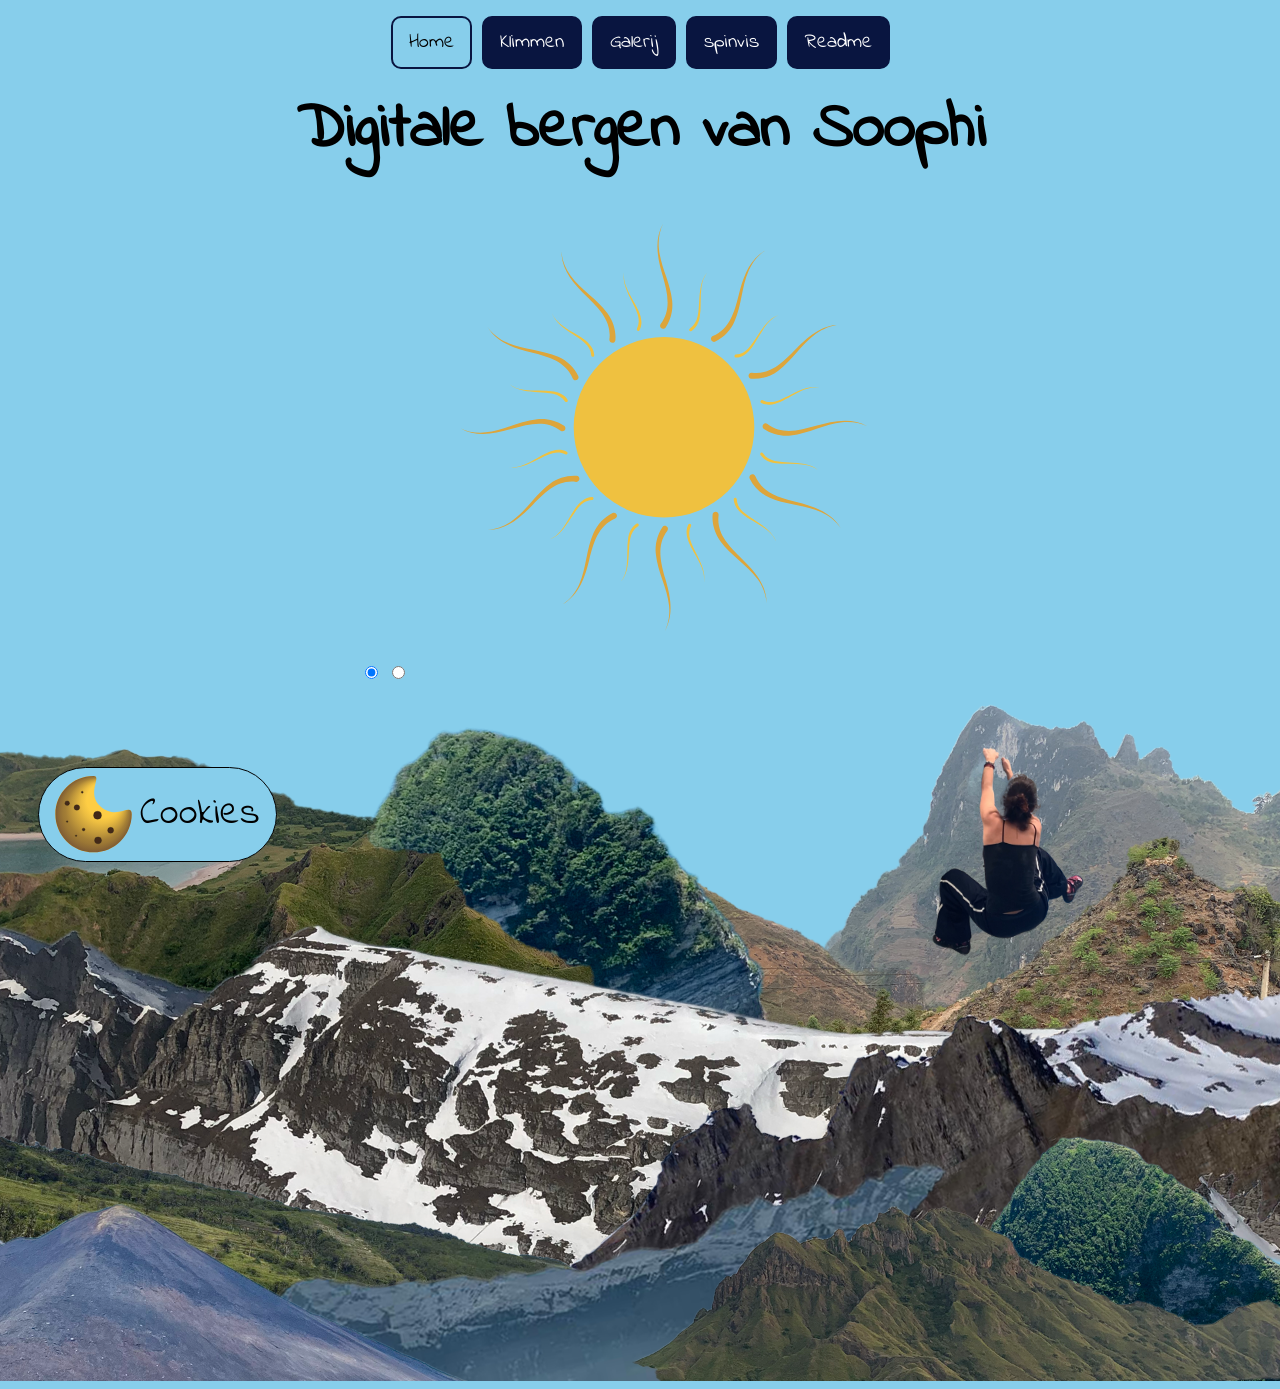
<file: index.html>
<!doctype html>
<html lang="nl">
  <head>
    <meta charset="UTF-8" />
    <meta name="viewport" content="width=device-width, initial-scale=1.0" />
    <meta name="author" content="[jouw naam]" />
    <meta name="color-scheme" content="dark light" />

    <title>Digitale bergen van Soophi</title>
    <link rel="stylesheet" href="./assets/style/normal.css" />
  </head>

  <body>
    <header>
      <nav>
        <ul>
          <li><a href="/" aria-current="page">Home</a></li>
          <li><a href="klimmen.html">Klimmen</a></li>
          <li><a href="foto.html">Galerij</a></li>
          <li><a href="spinvis.html">spinvis</a></li>
          <li><a href="https://github.com/sophiagranjanaber-sys/Soophie/blob/main/Readme/README.md">Readme</a></li>
        </ul>
      </nav>

      <h1>Digitale bergen van Soophi</h1>
        
      <form>
          <input type="radio" name="theme" id="light-mode" checked />
          <input type="radio" name="theme" id="dark-mode" />
          <label for="dark-mode">
            <img class="zon" src="homepage/zonnetje.svg" alt="Schakel naar donkere modus" />
          </label>
          <label for="light-mode">
            <img class="maan" src="homepage/maan.svg" alt="Schakel naar lichte modus" />
          </label>
      </form>
    </header>

    <main>
      <img src="homepage/collagebergenkopie.png" alt=""/>

      <a href="klimmen.html">
        <img src="homepage/boulderen.png" alt="klim foto's, filmpjes en beschrijvingen" />
      </a>

      <button class="cookie-trigger" aria-label="Open cookie-instellingen">
        <img src="homepage/cookies.svg" alt="" aria-hidden="true">
        <span>Cookies</span>
      </button>

      <dialog>
        <form method="dialog">

          <div>
            <img src="homepage/cookies.svg" alt="" class="dialog-cookie-icon" aria-hidden="true">
            <h2>cookies?</h2>
          </div>
          
          <p>GitHub en deze website gebruiken functionele cookies om de site te laten werken, 
            en niet-essentiële cookies voor statistieken en het verbeteren van de ervaring.
            Voor meer informatie kunt u 
            de <a href="https://docs.github.com/en/site-policy/privacy-policies/github-general-privacy-statement">algemene privacyverklaring</a> lezen. 
            Kies of je akkoord gaat met niet-essentiële cookies.
          </p>

          <div>
            <button type="submit" value="afwijzen">afwijzen</button>
            <button type="submit" value="accepteren">accepteren</button>
          </div>

        </form>
      </dialog>
    </main>

    <script src="script.js"></script>

  </body>
</html>
</file>
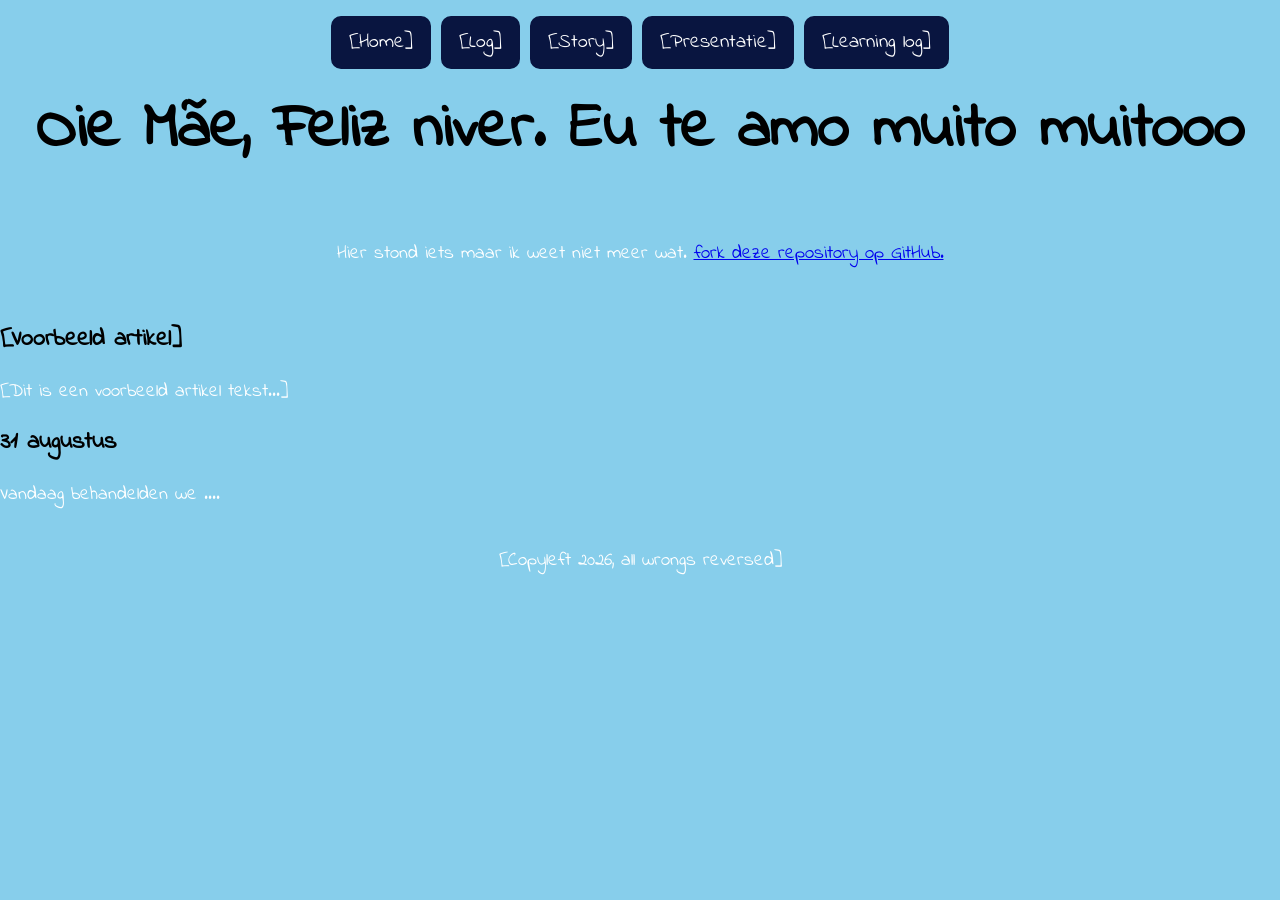
<file: Bergen.html>
<!doctype html>
<html lang="en">
  <head>
    <meta charset="UTF-8" />
    <meta name="viewport" content="width=device-width, initial-scale=1.0" />
    <meta name="author" content="[jouw naam]" />
    <meta name="color-scheme" content="dark light" />

    <title>by Soophi</title>
    <link rel="stylesheet" href="./assets/style/normal.css" />

    <!-- Importeer het webring component, voeg jouw eigen domein toe in data-page -->
    <script
      data-page="[https://voorbeeld.nl]"
      src="https://digitaaltuintje.nl/webring.js"
      defer
    ></script>
  </head>
  <body>
    <header>
      <h1>Oie Mãe, Feliz niver. Eu te amo muito muitooo</h1>

      <p>
        Hier stond iets maar ik weet niet meer wat.
        <a href="https://github.com/CMDA/model"
          >fork deze repository op GitHub.</a
        >
      </p>

      <nav>
        <ul>
          <li><a href="/">[Home]</a></li>
          <li><a href="/log.html">[Log]</a></li>
          <li><a href="/story.html">[Story]</a></li>
          <li><a href="index.html">[Presentatie]</a></li>
          <li><a href="README.md">[Learning log]</a></li>
        </ul>
      </nav>
    </header>

    <main>
      <article>
        <h2>[Voorbeeld artikel]</h2>
        <p>[Dit is een voorbeeld artikel tekst...]</p>
      </article>

      <article>
        <h2>31 augustus</h2>
        <p>Vandaag behandelden we ....</p>
      </article>
    </main>

    <footer>
      <p>[Copyleft 2026, all wrongs reversed]</p>
    </footer>
  </body>
</html>
</file>
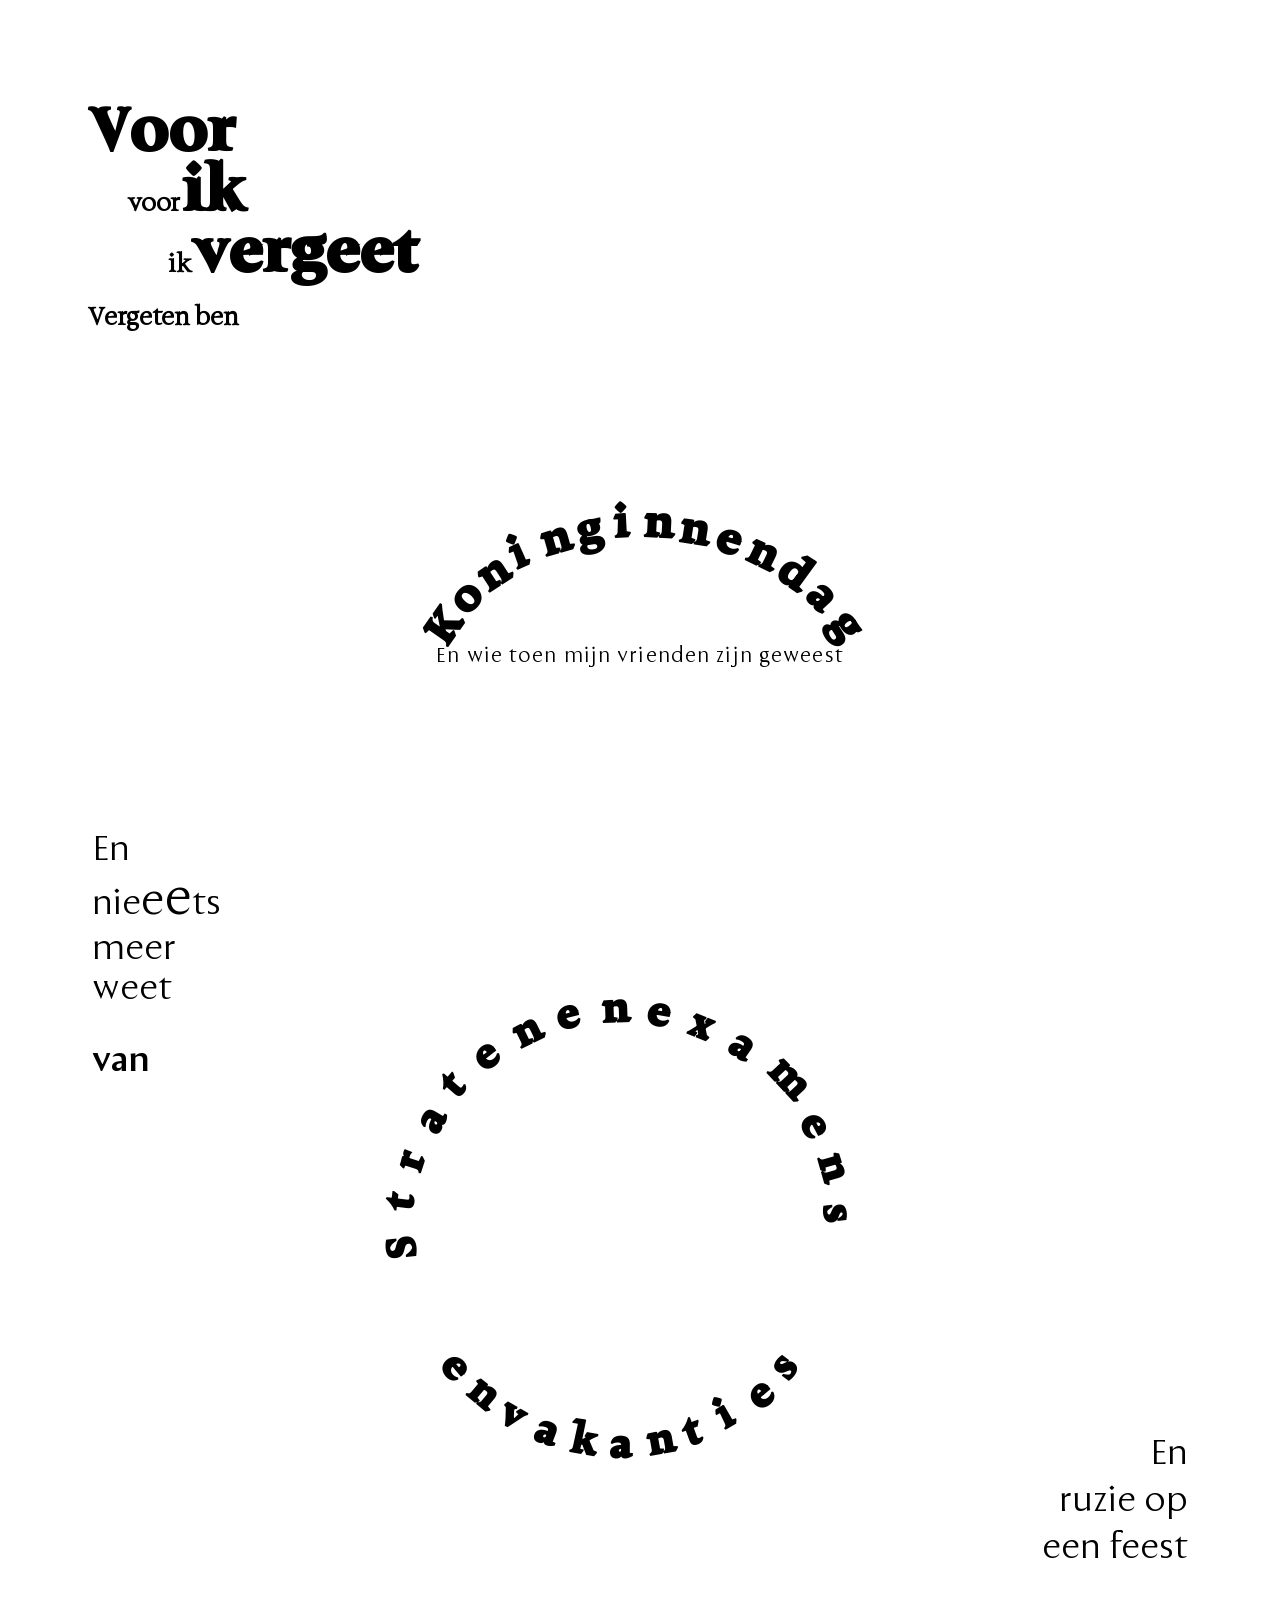
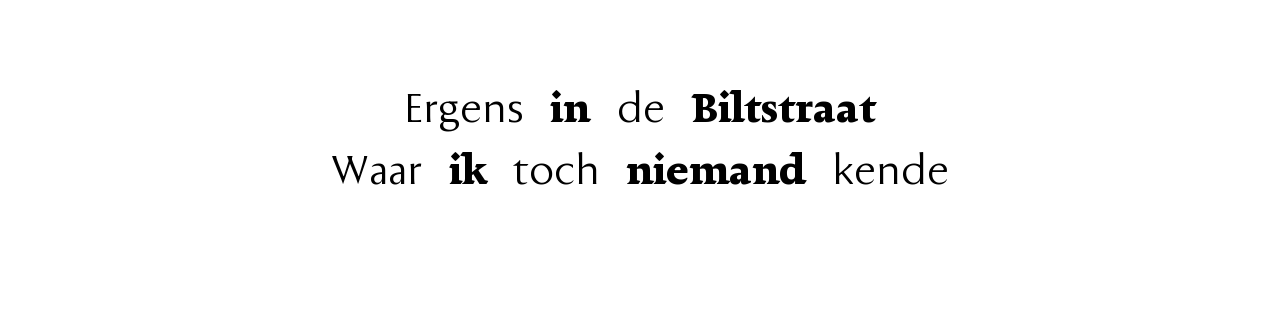
<file: spinvis.html>
<!doctype html>
<html lang="nl">
  <head>
    <meta charset="UTF-8" />
    <meta name="viewport" content="width=device-width, initial-scale=1.0" />
    <meta http-equiv="X-UA-Compatible" content="ie=edge" />
    <title>Voor ik vergeet</title>
    <link rel="stylesheet" href="./assets/style/spinvis.css" />
    <meta name="copyright" content="Design by …" />
    <meta name="description" content="…" />
    <meta name="keywords" content="…" />
  </head>
  
  <body>

    <h1>
      <div>
        <span>Voor</span>
      </div>
      <div>
        <span>voor</span>
        <span>ik</span>
      </div>
      <div>
        <span>ik</span>
        <span>vergeet</span>
      </div>
      <div>
        <span>Vergeten ben</span>
      </div>
    </h1>

    <h2>
      <span>K</span>
      <span>o</span>
      <span>n</span>
      <span>i</span>
      <span>n</span>
      <span>g</span>
      <span>i</span>
      <span>n</span>
      <span>n</span>
      <span>e</span>
      <span>n</span>
      <span>d</span>
      <span>a</span>
      <span>g</span>
    </h2>

    <p>En wie toen mijn vrienden zijn geweest</p>

    <div>
    
      <p>
        <span>En</span>
        <span>nie<span>e</span><span>e</span>ts</span>
        <span>meer</span>
        <span>weet</span>
        <span>van</span>
      </p>

      <h3>
        <span>S</span>
        <span>t</span>
        <span>r</span>
        <span>a</span>
        <span>t</span>
        <span>e</span>
        <span>n</span>
        <span>e</span>
        <span>n</span>
        <span>e</span>
        <span>x</span>
        <span>a</span>
        <span>m</span>
        <span>e</span>
        <span>n</span>
        <span>s</span>
      
        <span>e</span>
        <span>n</span>
        <span>v</span>
        <span>a</span>
        <span>k</span>
        <span>a</span>
        <span>n</span>
        <span>t</span>
        <span>i</span>
        <span>e</span>
        <span>s</span>
      </h3>

      <p>
        <span>En</span>
        <span>ruzie op</span>
        <span>een feest</span>
      </p>
    </div>
    
    <div>
      <p>
        <span>Ergens</span> 
        <span>in</span> 
        <span>de</span> 
        <span>Biltstraat</span>
      </p>

      <p> 
        <span>Waar</span>
        <span>ik</span> 
        <span>toch</span> 
        <span>niemand</span> 
        <span>kende</span>
      </p>
    </div>

  </body>
</html>
</file>
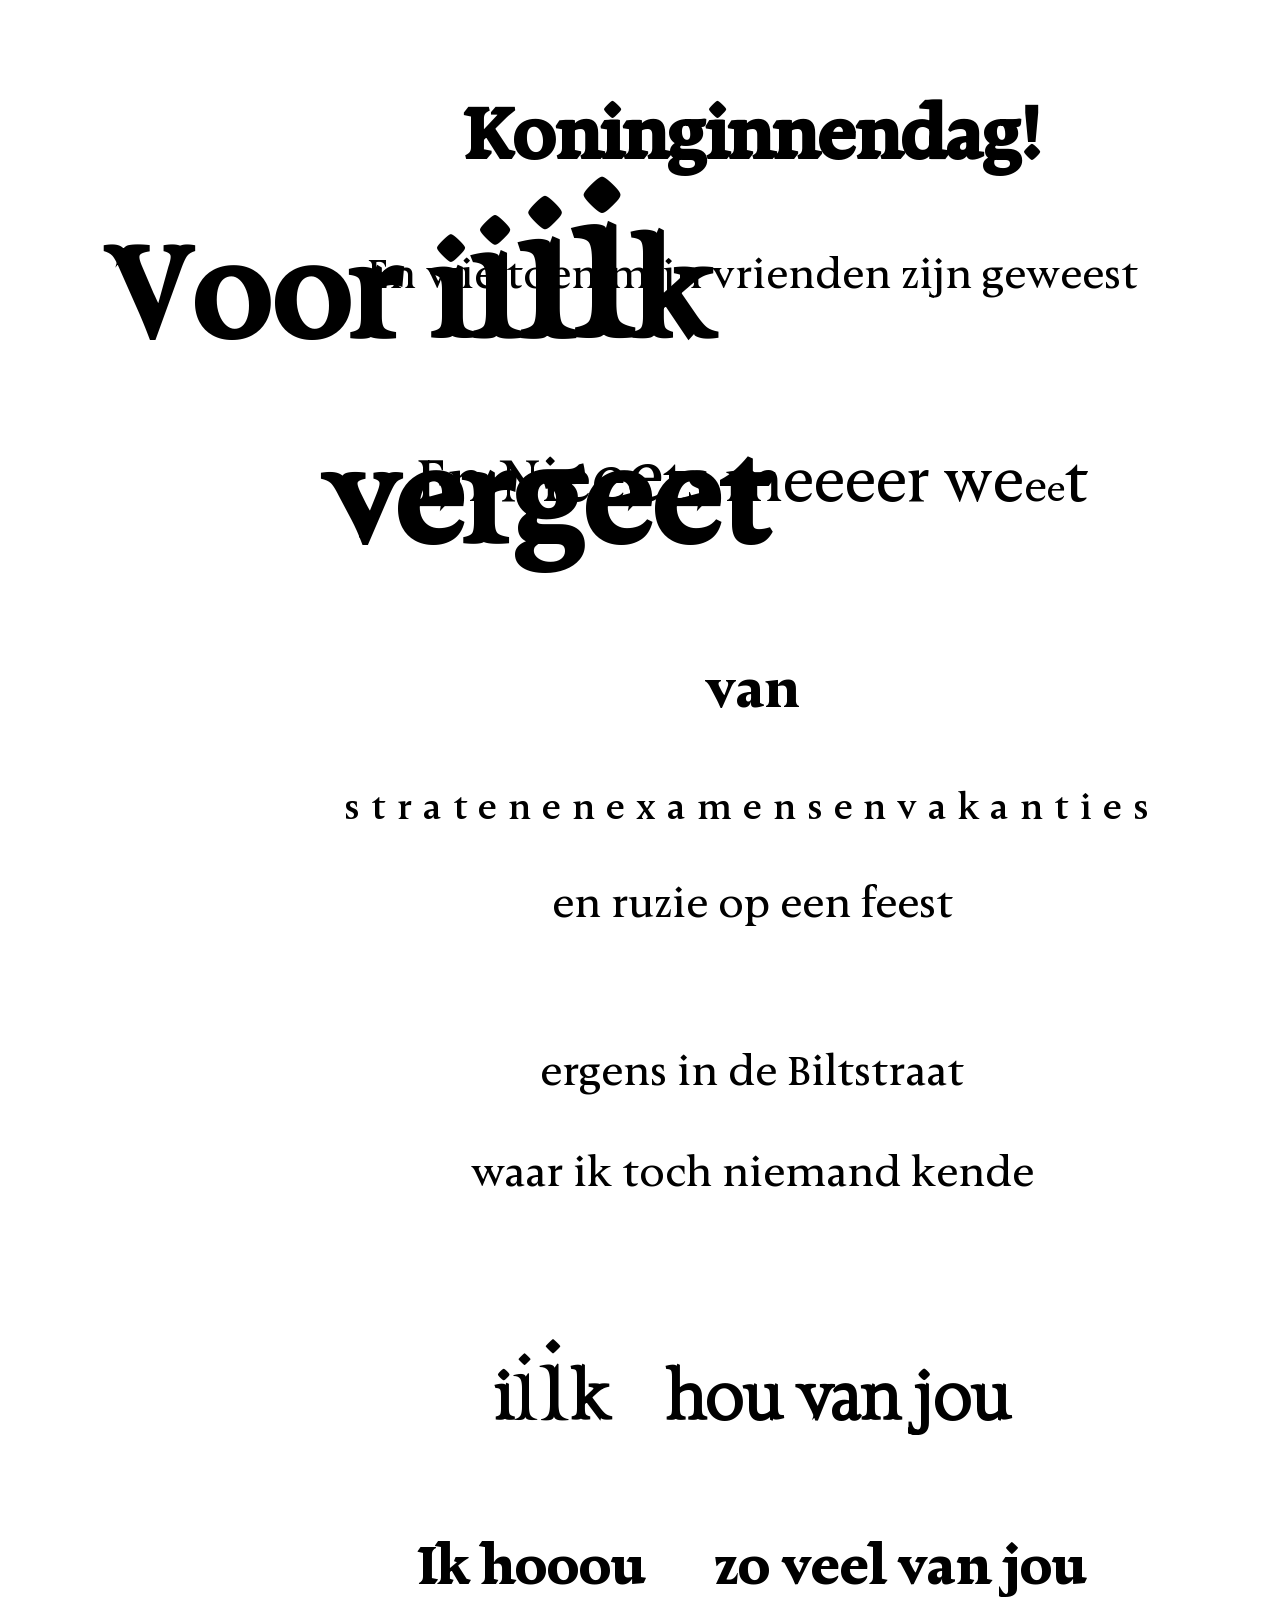
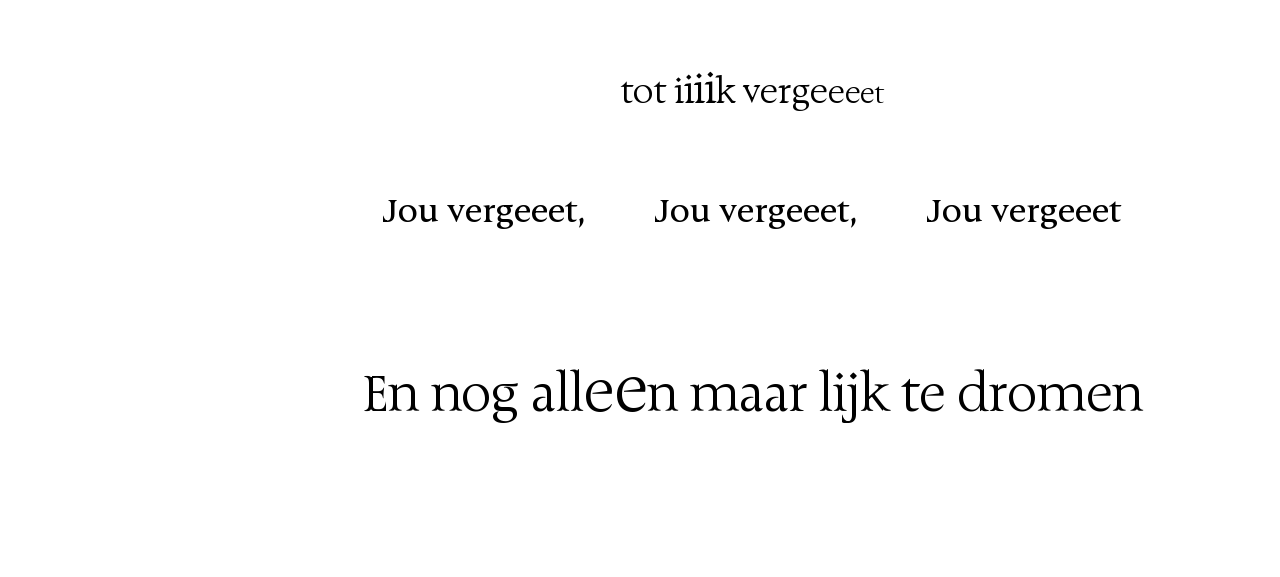
<file: spinvis1.html>
<!doctype html>
<html lang="nl">
  <head>
    <meta charset="UTF-8" />
    <meta name="viewport" content="width=device-width, initial-scale=1.0" />
    <meta http-equiv="X-UA-Compatible" content="ie=edge" />
    <title>Voor ik vergeet</title>
    <link rel="stylesheet" href="./assets/style/spinvis1.css" />
    <meta name="copyright" content="Design by …" />
    <meta name="description" content="…" />
    <meta name="keywords" content="…" />
  </head>
  <body>
    
    <header>
      <h1>
        Voor i<span>i</span><span>i</span><span>i</span>k <span>vergeet</span> 
    </header>

    <main>
      <h2>Koninginnendag!</h2>

      <p>En wie toen mijn vrienden zijn geweest</p>

      <p>En Nie<span>e</span><span>e</span>ts meeeer we<span>e</span><span>e</span>t</p>

      <p>van</p> <p>stratenenexamensenvakanties</p>

      <p>en ruzie op een feest</p>

      <p>ergens in de Biltstraat</p>

      <p>waar ik toch niemand kende</p>

      <h3>i<span>i</span><span>i</span>k <span>hou</span> van jou</h3>

      <p>Ik hooou <span>zo veel van jou</span></p>

      <p>tot i<span>i</span><span>i</span><span>i</span>k verge<span>e</span><span>e</span><span>e</span><span>t</span></p>

      <p>Jou vergeeet, <span>Jou vergeeet,</span><span> Jou vergeeet</span></p>

      <p>En nog all<span>e</span><span>e</span>n maar lijk te dromen</p>
    </main>

  </body>
</html>
</file>
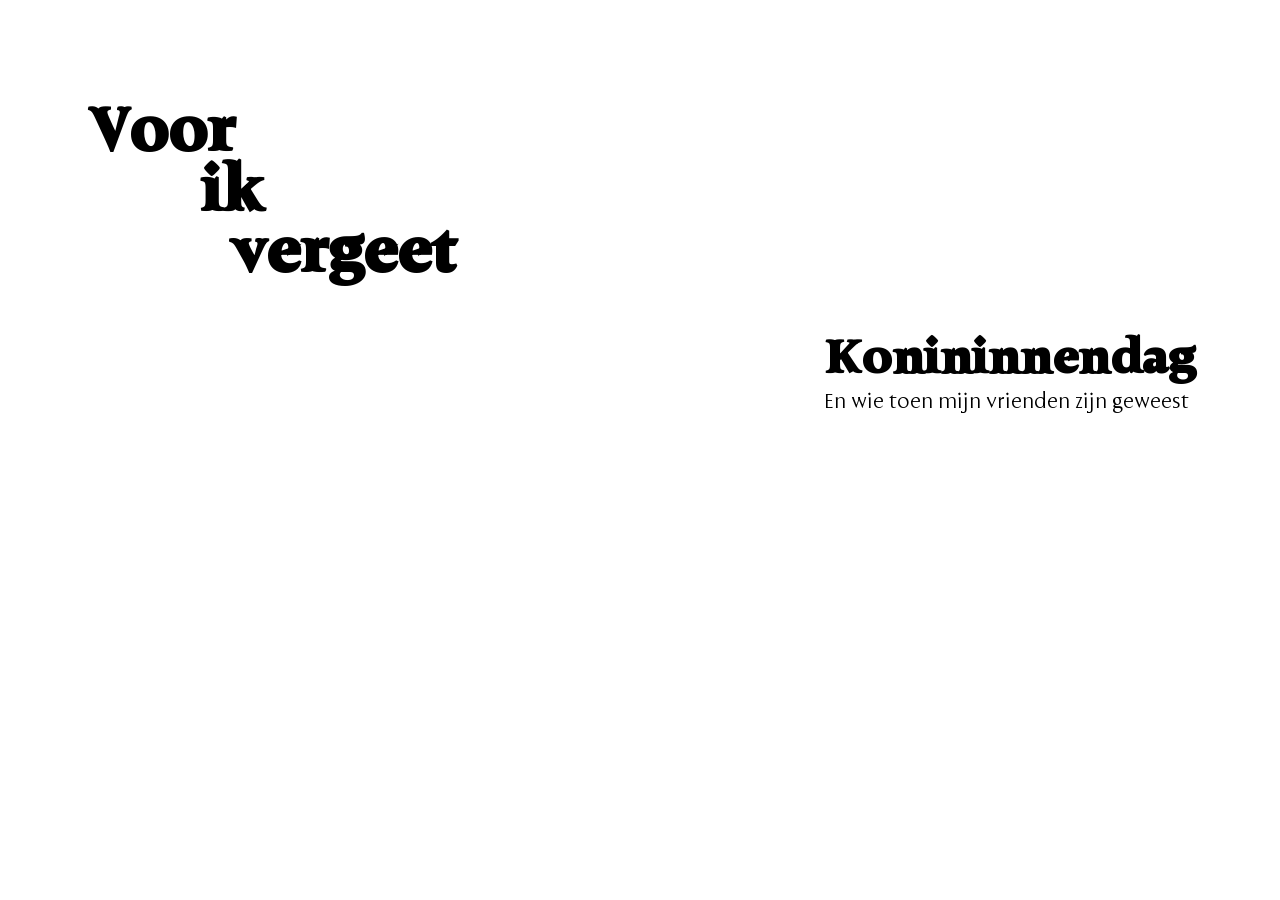
<file: spinvis2.html>
<!doctype html>
<html lang="nl">
  <head>
    <meta charset="UTF-8" />
    <meta name="viewport" content="width=device-width, initial-scale=1.0" />
    <meta http-equiv="X-UA-Compatible" content="ie=edge" />
    <title>Voor ik vergeet</title>
    <link rel="stylesheet" href="./assets/style/spinvis2.css" />
    <meta name="copyright" content="Design by …" />
    <meta name="description" content="…" />
    <meta name="keywords" content="…" />
  </head>

    <body>
        <h1>
        <div>
            <span>Voor</span>
        </div>
        <div>
            <span>ik</span>
        </div>
        <div>
            <span>vergeet</span>
        </div>
        </h1>

        <div>
            <h2>Konininnendag</h2>
            <p>En wie toen mijn vrienden zijn geweest</p> 
        </div>

        </body>
</html>
</file>
<file: assets/style/normal.css>
/* HIER KOMT JOUW CSS */
@font-face {
  font-family: "Comic Relief";
  src: url(../type/ComicRelief-Regular.woff2);
  font-weight: 400;
  font-style: normal;
  font-family: "indieflower";
  src: url(../type/IndieFlower-Regular.ttf);
  font-weight: 400;
  font-style: normal;
}

html {
  color-scheme: light;
  
  --background: light-dark(skyblue, #091540);
  --color: light-dark(black, white);
  --buttonbackground: light-dark(#091540, skyblue);
  --buttontekst: light-dark(white, black);
}

html:has(#dark-mode:checked) {
  color-scheme: dark;
}

html:has(#dark-mode:checked) img.zon {
  display: none;
}

html:has(#dark-mode:checked) img.maan {
  display: block;
}



body {
  margin: 0;
  font-family: "indieflower", system-ui;
  background-color: var(--background);
  color: var(--color);
  display: flex;
  flex-direction: column;
  align-items: center;
}

header {
  display: flex;
  flex-direction: column;
  align-items: center;
}




/* MARK: De Navigatie */
nav {
  order: -1;
}

nav ul {
  display: flex;
  gap: 10px;
  padding: 0;
  list-style: none;
}

nav li a {
  display: block;
  padding: 10px 16px;
  background-color: var(--buttonbackground);
  color: var(--buttontekst);
  text-decoration: none;
  border: 2px solid var(--buttonbackground);
  border-radius: 10px;
  font-size: 20px;
}

nav li a:hover,
nav li a[aria-current="page"] {
  background-color: var(--background);
  color: var(--color);
}

/* zodat alle knoppen passen op een small scherm */
@media (max-width: 35em) {
  nav ul{
    flex-direction: column;
    align-items: stretch; 
  }
}



h1 {
  color: var(--color);
  text-align: center;
  font-size: 4em;
  margin-top: -1px;
}



/* MARK: Maan en zon */
form input[type="radio"]:focus-visible + label {
  outline: 3px solid;
  outline-offset: 4px;
}

form label {
  cursor: pointer;
  display: inline-block;
}

img.zon {
  display: block;
  width: 100vw;
  height: auto;
  margin-top: -50px;
  max-width: 500px;
  animation: draaiendezon 10s linear infinite;
}

img.maan {
  display: none;
  width: 100vw;
  height: auto;
  margin-top: -100px;
  max-width: 500px;
  animation: draaiendezon 10s linear infinite;
}

@keyframes draaiendezon {
  0% {
    rotate:0deg;
  }
  100% {
		rotate:360deg;
  }
}

@media (prefers-reduced-motion: reduce) {
    *{
        animation: none !important;
        transition: none !important;
    }
}




/* MARK: Ik en bergen */
main {
  position: relative;
  width: 100%;
  margin-top: 1rem;
  overflow: hidden;
}

main > img{
  max-width: 100%;
  margin-top: -10px;
}

@media (max-width: 30em) {
  main > img {
    width: 100%;          
    height: 250px;        
    object-fit: cover;
    object-position: center;
    margin-top: 10px;
  }
}

/* Ik */
main > a {
  position: absolute;
  top: 5%;                 
  right: 15%;               
  z-index: 10; /* zodat de foto van mij op de collage van de bergen zit en niet er naast of er boven */
  display: block;
  cursor: pointer;

  @media (max-width: 35em) {                
    right: 2%;  
  }
}

main a img {
  width: 10rem;            
  height: auto;
  display: block;
  transition: transform 0.2s ease;

  @media (max-width: 35em) {
    width: 5rem;   
  }
}

main a:hover img {
  transform: scale(1.15);
}




/* MARK: COOKIES */
.cookie-trigger {
  align-items: center;
  gap: 0.5rem;
  padding: 0.5rem 1rem;
  cursor: pointer;
  border-radius: 999px;
  border: 1px solid currentColor;
  background: transparent;
  font-size: clamp(1em, 3vi, 7em);
  display: inline-flex;
  flex-direction: row;  
  justify-content: center;                 
}

.cookie-trigger span {
  font-family: "indieflower", sans-serif;
}

.cookie-trigger img {
  width: clamp(2em, 4vi, 7em);
  height: clamp(2em, 4vi, 7em);
  display: block;
}

dialog {
  border: none;
  border-radius: 1rem;
  padding: 1.5rem;
  width: min(90vw, 28rem); 
  box-sizing: border-box;  
  background-color: #33073c;
}

button.cookie-trigger {
  position: fixed;
  bottom: 1em;
  left: 1em;
  background-color: var(--background);
}

dialog::backdrop {
  background: rgba(0, 0, 0, 0.5);
  backdrop-filter: blur(2px);
}

p{
  color: white;
  font-size: clamp(1em, 1.5vi, 5em);
}

div:nth-of-type(1){
  display: flex;
  align-items: center;
  gap: 0.75rem;
  font-size: clamp(1em, 2vi, 5em);
  color: white;
}

.dialog-cookie-icon {
  width: 3rem;
  height: 3rem;
}

div:nth-of-type(2){
  display: flex;
  justify-content: center;
  flex-wrap: wrap; 
  gap: 1rem;
  margin-top: 1rem;
}

div:nth-of-type(2) button {
  font-family: "indieflower";
  font-size: 1.5em;
  background-color: #f7e788;
  border-radius: 3em;
  width: 7em;
  border: none;
  color: black; /* zodat het bij light mode ook zwart blijft */
}

div:nth-of-type(2) button:hover{
  font-family: "indieflower";
  font-size: 1.5em;
  background-color: #f5d004;
  border-radius: 3em;
  width: 7em;
  border: none
}

dialog p a {
  color: #f7e788;          
  text-decoration: underline;
}

dialog p a:hover {
  color: #f5d004;
}




:focus-visible {
  outline:solid .3rem rgb(207, 21, 21);
  outline-offset:.15rem;
}
</file>
<file: assets/style/spinvis.css>
@font-face {
  font-family: "Seraphs";
  src: url(../type/SeraphsVF.woff2); /* Modern Browsers */
}

*{
  box-sizing: border-box; 
}





body {
  margin: 0;              /* Geen buitenrand in website */
  padding: 2.5rem 1.5rem; 
  font-family: "seraphs";
  overflow-x: hidden;     /* Geen horizontale schuifbalk op telefoon */
}




/* MARK: voor ik vergeet */
h1 {
  display: flex;          
  flex-direction: column; 
  gap: 0rem;           /* ruimte tussen de regels */
  margin: 2em 0 5em 2em;     /* 1e=bovenkant, 2e=rechterkant, 3=onderkant, 4=linkerkant */
  line-height: .9;         /* ruimte tussen regels */
}

h1 div {
  display: flex;          /* Zet woorden binnen één regel op dezelfde rij */
  align-items: baseline;  
  gap: .2rem;            /* Witruimte tussen het kleine en grote woord */
}

h1 span {
  font-size: clamp(2.4rem, 6vw, 4.2rem); 
  font-variation-settings: 
    "wght" 200, 
    "SRFS" 42;                    
}

h1 div:nth-of-type(2) {
  margin-left: 2.5rem;   
}

h1 div:nth-of-type(2) span:nth-of-type(1) {
  font-size: clamp(1.1rem, 2.8vw, 1.7rem); 
  font-variation-settings: 
    "wght" 100, 
    "SRFS" 42;    
}

h1 div:nth-of-type(3) {
  margin-left: 5rem;
}

h1 div:nth-of-type(3) span:nth-of-type(1) {
  font-size: clamp(1.1rem, 2.8vw, 1.7rem); 
  font-variation-settings: 
    "wght" 100, 
    "SRFS" 42;                       
}

h1 div:nth-of-type(4) span:nth-of-type(1){
  margin-top: 1.3rem;          
  font-size: clamp(1.1rem, 2.8vw, 1.7rem); 
  font-variation-settings: 
    "wght" 100, 
    "SRFS" 42;   
}




/* MARK: koninginnendag */
h2 {
  position: relative;     
  width: min(100%, 28rem);
  height: 9rem;           /* Hoogte van de boog */
  margin: 0 auto;         /* Centreert de boog */ 
}

h2 span {
  position: absolute;   
  font-size: clamp(2rem, 5.5vw, 3rem); 
  font-variation-settings: 
    "wght" 200, 
    "SRFS" 60;       
  
}

/* Coördinaten en rotaties voor letterboog */
h2 span:nth-of-type(1)  { left: 3%;  top: 74%; transform: rotate(-55deg); } /* k */
h2 span:nth-of-type(2)  { left: 8%;  top: 54%; transform: rotate(-44deg); } /* o */
h2 span:nth-of-type(3)  { left: 14%; top: 37%; transform: rotate(-33deg); } /* n */
h2 span:nth-of-type(4)  { left: 21%; top: 24%; transform: rotate(-24deg); } /* i */
h2 span:nth-of-type(5)  { left: 28%; top: 14%; transform: rotate(-16deg); } /* n */
h2 span:nth-of-type(6)  { left: 36%; top: 7%;  transform: rotate(-9deg);  } /* g */
h2 span:nth-of-type(7)  { left: 44%; top: 3%;  transform: rotate(-3deg);  } /* i */
h2 span:nth-of-type(8)  { left: 51%; top: 3%;  transform: rotate(3deg);   } /* n */
h2 span:nth-of-type(9)  { left: 59%; top: 7%;  transform: rotate(9deg);   } /* n */
h2 span:nth-of-type(10) { left: 67%; top: 14%; transform: rotate(17deg);  } /* e */
h2 span:nth-of-type(11) { left: 74%; top: 24%; transform: rotate(26deg);  } /* n */
h2 span:nth-of-type(12) { left: 81%; top: 38%; transform: rotate(36deg);  } /* d */
h2 span:nth-of-type(13) { left: 88%; top: 54%; transform: rotate(47deg);  } /* a */
h2 span:nth-of-type(14) { left: 93%; top: 74%; transform: rotate(57deg);  } /* g */




/* MARK: mijn vrienden */
body > p:nth-of-type(1) {
  text-align: center;  
  font-size: clamp(1.1rem, 2.8vw, 1.4rem); 
  margin: 0.5rem 0 9rem 0; 
  letter-spacing: 0.05em; 
  font-variation-settings: 
    "wght" 100, 
    "SRFS" 0;  
}



/* MARK: niet meer weet */
body > div:nth-of-type(1) {
  display: flex;
  justify-content: space-around; /* Zorgt voor overal evenveel tussenruimte */
  max-width: 80rem; 
  margin: 1rem auto; /* boven en onder, links en rechts */
  padding: 1rem;
}

body > div:nth-of-type(1) > p:nth-of-type(1) {
  display: flex;
  flex-direction: column;
  margin: 0;
  line-height: 1.05;
  font-variation-settings: 
    "wght" 100, 
    "SRFS" 0;  
}

body > div:nth-of-type(1) > p:nth-of-type(1) span {
  font-size: clamp(1.1rem, 3vw, 3rem);
}

/* 2e e in nieeets */
body > div:nth-of-type(1) > p:nth-of-type(1) span:nth-of-type(2) span:nth-of-type(1) {
  font-size: clamp(1.3rem, 4vw, 3rem);
}

/* 3e e in nieeets */
body > div:nth-of-type(1) > p:nth-of-type(1) span:nth-of-type(2) span:nth-of-type(2) {
  font-size: clamp(1.4rem, 4.5vw, 3.5rem);
}

body > div:nth-of-type(1) > p:nth-of-type(1) span:nth-of-type(5) {
  font-variation-settings: 
    "wght" 150, 
    "SRFS" 0;  
  margin-top: 2rem;
}




/* MARK: straten en examen */
h3 {
  position: relative;
  width: 48vw;             
  height: 48vw;
  margin: 4rem 0; /* boven en onder, links en rechts */
}

h3 span {
  position: absolute;
  left: 50%;
  top: 50%;
  font-size: 3.5vw;          
  font-variation-settings: 
    "wght" 200, 
    "SRFS" 60;
  text-align: center;
  margin-left: -0.5em; 
}

/* bovenste boog */
h3 span:nth-of-type(1)  { transform: rotate(-95deg) translateY(-17vw); } /* s */
h3 span:nth-of-type(2)  { transform: rotate(-83deg) translateY(-17vw); } /* t */
h3 span:nth-of-type(3)  { transform: rotate(-72deg) translateY(-17vw); } /* r */
h3 span:nth-of-type(4)  { transform: rotate(-60deg) translateY(-17vw); } /* a */
h3 span:nth-of-type(5)  { transform: rotate(-49deg) translateY(-17vw); } /* t */
h3 span:nth-of-type(6)  { transform: rotate(-38deg) translateY(-17vw); } /* e */
h3 span:nth-of-type(7)  { transform: rotate(-26deg) translateY(-17vw); } /* n */
h3 span:nth-of-type(8)  { transform: rotate(-14deg) translateY(-17vw); } /* e */
h3 span:nth-of-type(9)  { transform: rotate(-2deg)  translateY(-17vw); } /* n */
h3 span:nth-of-type(10) { transform: rotate(10deg)  translateY(-17vw); } /* e */
h3 span:nth-of-type(11) { transform: rotate(22deg)  translateY(-17vw); } /* x */
h3 span:nth-of-type(12) { transform: rotate(34deg)  translateY(-17vw); } /* a */
h3 span:nth-of-type(13) { transform: rotate(47deg)  translateY(-17vw); } /* m */
h3 span:nth-of-type(14) { transform: rotate(62deg)  translateY(-17vw); } /* e */
h3 span:nth-of-type(15) { transform: rotate(74deg)  translateY(-17vw); } /* n */
h3 span:nth-of-type(16) { transform: rotate(86deg)  translateY(-17vw); } /* s */

/* onderste boog */
h3 span:nth-of-type(17) { transform: rotate(50deg)  translateY(17vw); } /* e */
h3 span:nth-of-type(18) { transform: rotate(40deg)  translateY(17vw); } /* n */
h3 span:nth-of-type(19) { transform: rotate(30deg)  translateY(17vw); } /* v */
h3 span:nth-of-type(20) { transform: rotate(20deg)  translateY(17vw); } /* a */
h3 span:nth-of-type(21) { transform: rotate(10deg)  translateY(17vw); } /* k */
h3 span:nth-of-type(22) { transform: rotate(0deg)   translateY(17vw); } /* a */
h3 span:nth-of-type(23) { transform: rotate(-10deg) translateY(17vw); } /* n */
h3 span:nth-of-type(24) { transform: rotate(-20deg) translateY(17vw); } /* t */
h3 span:nth-of-type(25) { transform: rotate(-30deg) translateY(17vw); } /* i */
h3 span:nth-of-type(26) { transform: rotate(-40deg) translateY(17vw); } /* e */
h3 span:nth-of-type(27) { transform: rotate(-50deg) translateY(17vw); } /* s */



/* MARK: ruzie op feest */
body > div:nth-of-type(1) > p:nth-of-type(2) {
  display: flex;
  flex-direction: column;
  align-self: flex-end;          
  text-align: right;
  margin: 0;
  font-variation-settings: 
    "wght" 100, 
    "SRFS" 0;  
}

body > div:nth-of-type(1) > p:nth-of-type(2) span {
  font-size: clamp(1.1rem, 3vw, 3rem);
}


/* MARK: Biltstraat */
body > div:nth-of-type(2) {
  display: flex;
  align-items: center;    
  gap: 0.5rem;            
  margin: 6rem auto;     
  text-align: center;
  flex-direction: column;
}

body > div:nth-of-type(2) > p {
  display: flex;
  gap: 1.65rem;           
  margin: 0;
  font-size: clamp(1.8rem, 4vw, 2.8rem);
  line-height: 1.2;
}

body > div:nth-of-type(2) > p:first-of-type > span:nth-of-type(2),
body > div:nth-of-type(2) > p:first-of-type > span:nth-of-type(4) {
  font-variation-settings: 
    "wght" 200, 
    "SRFS" 0; 
}

body > div:nth-of-type(2) > p:last-of-type > span:nth-of-type(2),
body > div:nth-of-type(2) > p:last-of-type > span:nth-of-type(4) {
  font-variation-settings: 
    "wght" 200, 
    "SRFS" 0; 
}



/* MARK: animatietje */
@keyframes dunNaarDik {
  0% {
    font-variation-settings: 
      "wght" 100, 
      "SRFS" 0;
  }
  100% {
    font-variation-settings: 
      "wght" 200, 
      "SRFS" 60;
  }
}

@keyframes dikNaarDun {
  0% {
    font-variation-settings: 
      "wght" 200, 
      "SRFS" 60;
  }
  100% {
    font-variation-settings: 
      "wght" 100, 
      "SRFS" 0;
  }
}

body > div:nth-of-type(2) > p > span {
  font-variation-settings: 
    "wght" 100, 
    "SRFS" 0;
  animation: dunNaarDik 2s ease-in-out infinite alternate;
}

body > div:nth-of-type(2) > p:first-of-type > span:nth-of-type(2),
body > div:nth-of-type(2) > p:first-of-type > span:nth-of-type(4),
body > div:nth-of-type(2) > p:last-of-type > span:nth-of-type(2),
body > div:nth-of-type(2) > p:last-of-type > span:nth-of-type(4) {
  font-variation-settings: 
    "wght" 200, 
    "SRFS" 60;
  animation: dikNaarDun 2s ease-in-out infinite alternate;
}
</file>
<file: assets/style/spinvis1.css>
/* MARK: fonts */
@font-face {
  font-family: "Seraphs";
  src: url(../type/SeraphsVF.woff2); /* Modern Browsers */
}

body {
  margin: 3vh 5vw;
  display: grid;
  font-family: "Seraphs";
  text-align: center;

  @media (width > 50em) {
    grid-template-columns: 1fr 30em;
    align-items: start;
  }
}

header {
  @media (width > 50em) {
    position: sticky; /* zorgt ervoor dat de header vast staat */
    top: 8vh;
  }

  @media (width > 70em) { 
    position: sticky;
    top: 5vh; /* zodat de header netjes in het midden blijft */
  }
}

main {
  max-width: 90em;
  container-type: inline-size;

  @media (width > 50em) {
    margin-left: -20vi;
  }

  @media (width > 70em) {
    margin-left: -40vi;
  }  
}

h1 {
  font-size: clamp(2em, 9vi, 7em);
  font-variation-settings:
    "wght" 150,
    "SRFS" 40;

  @media (width > 50em) {
  writing-mode: sideways-lr;
  margin-left: -1.5vi;
  font-size: clamp(2em, 10vi, 7em);
  }

  @media (width > 70em) {
  writing-mode: sideways-lr;
  margin-left: -1.5vi;
  font-size: clamp(2em, 11vi, 20em);
  }
}

h1 span:nth-of-type(1) {
  font-size: 1.2em;
  font-variation-settings:
    "wght" 120,
    "SRFS" 40;
}

h1 span:nth-of-type(2) {
  font-size: 1.4em;
  font-variation-settings:
    "wght" 110,
    "SRFS" 40;
}

h1 span:nth-of-type(3) {
  font-size: 1.6em;
  font-variation-settings:
    "wght" 100,
    "SRFS" 40;
}

h1 span:nth-of-type(4) {
  margin-left: 2em;
}

h2 {
  font-size: clamp(1em, 6vi, 7em);
  font-variation-settings: 
    "wght" 167, 
    "SRFS" 60;
}

h3 {
  font-size: clamp(2em, 5.5vi, 7em);
  font-variation-settings:
    "wght" 100,
    "SRFS" 40;
}

h3 span:nth-of-type(1) {
  font-size: 1.4em;
  font-weight: 150;
}

h3 span:nth-of-type(2) {
  font-size: 1.7em;
  font-weight: 130;
}

h3 span:nth-of-type(3) {
  margin-left: 0.6em;
}

p {
  font-size: clamp(1em, 3.5vi, 10em);
  font-variation-settings:
    "wght" 130,
    "SRFS" 12;
}

p:nth-of-type(2) {
  margin-block: 2em; 
  font-size: 5vi
}

p:nth-of-type(2) span:nth-of-type(1) {
  font-size: 5.5vi;
}

p:nth-of-type(2) span:nth-of-type(2) {
  font-size: 6vi;
}

p:nth-of-type(2) span:nth-of-type(3) {
  font-size: clamp(0.5em, 3.6vi, 7em);
}

p:nth-of-type(2) span:nth-of-type(4) {
  font-size: clamp(0.5em, 3vi, 7em);
}

p:nth-of-type(3) {
  font-variation-settings:
    "wght" 200,
    "SRFS" 12;
  font-size: clamp(1em, 4.5vi, 7em);
}

p:nth-of-type(4) {
  letter-spacing: 0.3em;
  font-size: 3vi;
  font-variation-settings:
    "wght" 150,
    "SRFS" 12;
  
  @media (width < 50em) {
    font-size: 4.4vi;
  }
}

p:nth-of-type(6) {
  margin-top: 2.5em; 
}

p:nth-of-type(7) {
  margin-bottom: 2.5em; 
}

p:nth-of-type(8) span:nth-of-type(1) { 
  margin-left: 1em;
}

p:nth-of-type(8) {
  font-variation-settings: 
  "wght" 200, 
  "SRFS" 60;
  font-size: clamp(1em, 4.5vi, 7em);
}

p:nth-of-type(9) {
  font-variation-settings: 
  "wght" 100, 
  "SRFS" 60;
  font-size: clamp(0.1em, 3vi, 7em);
}

p:nth-of-type(9) span:nth-of-type(1) {
  font-size: clamp(1em, 3.2vi, 7em);
}

p:nth-of-type(9) span:nth-of-type(2) {
  font-size: clamp(1em, 3.4vi, 7em);
}

p:nth-of-type(9) span:nth-of-type(3) {
  font-size: clamp(1em, 3.6vi, 7em);
}

p:nth-of-type(9) span:nth-of-type(4) {
  font-size: 2.8vi;
}

p:nth-of-type(9) span:nth-of-type(5) {
  font-size: 2.6vi;
}

p:nth-of-type(9) span:nth-of-type(6) {
  font-size: 2.4vi;
}

p:nth-of-type(9) span:nth-of-type(7) {
  font-size: 2.3vi;
}

p:nth-of-type(10) {
  font-size: 2.8vi;
}

p:nth-of-type(10) span:nth-of-type(1) {
  margin-left: 1.7em;
}

p:nth-of-type(10) span:nth-of-type(2) {
  margin-left: 1.7em;
}

p:nth-of-type(10) {
  margin-block: 2em;
}

p:nth-of-type(11) span:nth-of-type(1) {
  font-size: 5vi;
}

p:nth-of-type(11) span:nth-of-type(2) {
  font-size: 5.5vi;
}

p:nth-of-type(11) {
  font-variation-settings:
    "wght" 100,
    "SRFS" 43;
  font-size: 4.4vi;
  margin-block: 2em;
}
</file>
<file: assets/style/spinvis2.css>
@font-face {
  font-family: "Seraphs";
  src: url(../type/SeraphsVF.woff2); /* Modern Browsers */
}

*{
  box-sizing: border-box; 
}





body {
  margin: 0;              /* Geen buitenrand in website */
  padding: 2.5rem 1.5rem; 
  font-family: "seraphs";
  overflow-x: hidden;     /* Geen horizontale schuifbalk op telefoon */
}




/* MARK: voor ik vergeet */
h1 {
  display: flex;          
  flex-direction: column; 
  gap: 0rem;           /* ruimte tussen de regels */
  margin: 2em 0 0 2em;     /* 1e=bovenkant, 2e=rechterkant, 3=onderkant, 4=linkerkant */
  line-height: .9;         /* ruimte tussen regels */
}

h1 div {
  display: flex;          /* Zet woorden binnen één regel op dezelfde rij */
}

h1 span {
  font-size: clamp(2.4rem, 6vw, 4.2rem); 
  font-variation-settings: 
    "wght" 200, 
    "SRFS" 42;                    
}

h1 div:nth-of-type(2) {
  margin-left: 7rem;   
}

h1 div:nth-of-type(3) {
  margin-left: 9rem;
}




/* MARK: koninginnendag */
body > div:nth-of-type(1) {
   margin-left: 50em;
   
}

body > div:nth-of-type(1) p{
    font-size: clamp(1.1rem, 2.8vw, 1.4rem); 
    margin-top: -2em;
    font-variation-settings: 
        "wght" 100, 
        "SRFS" 0; 
}

h2{
    font-size: clamp(2.4rem, 4vw, 4.2rem); 
    font-variation-settings: 
        "wght" 200, 
        "SRFS" 42;     
}




/* MARK: straten n examens */
body > div:nth-of-type(2) {
    margin-left: 2em;
}
</file>
